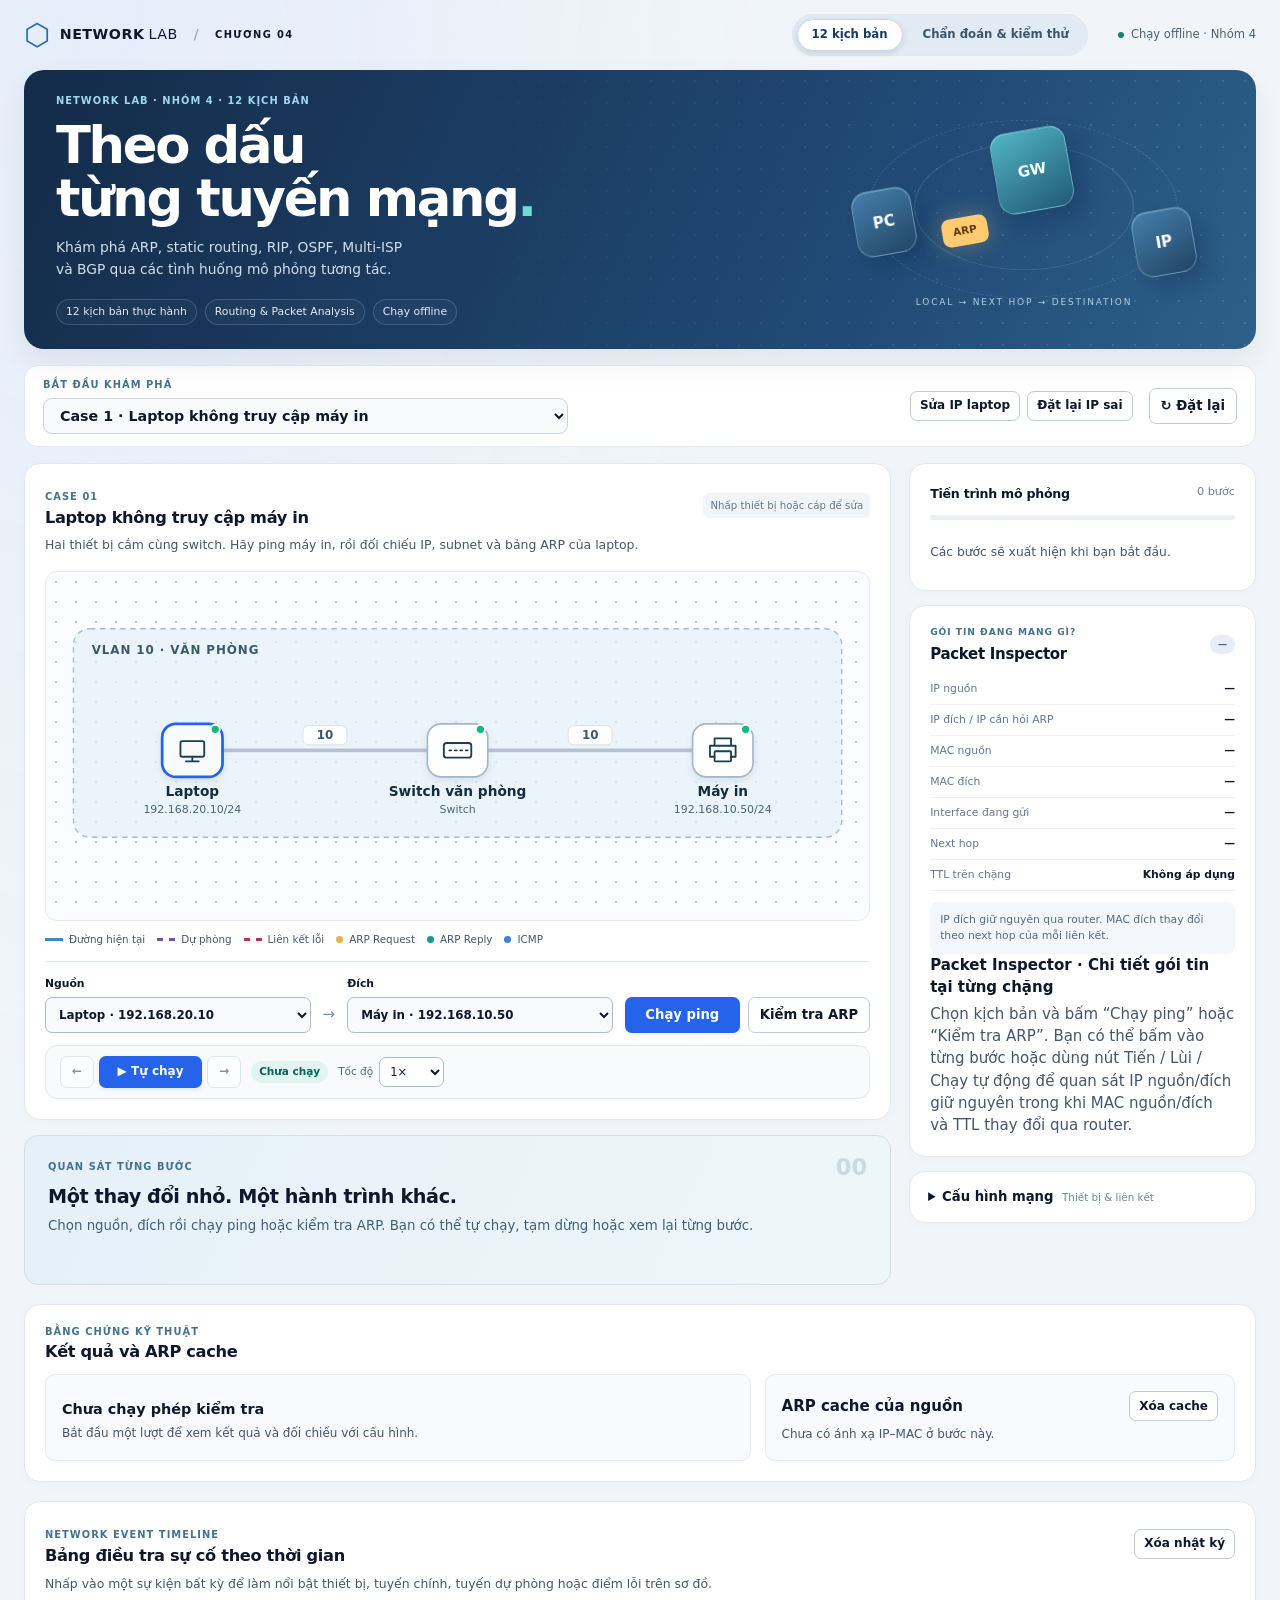
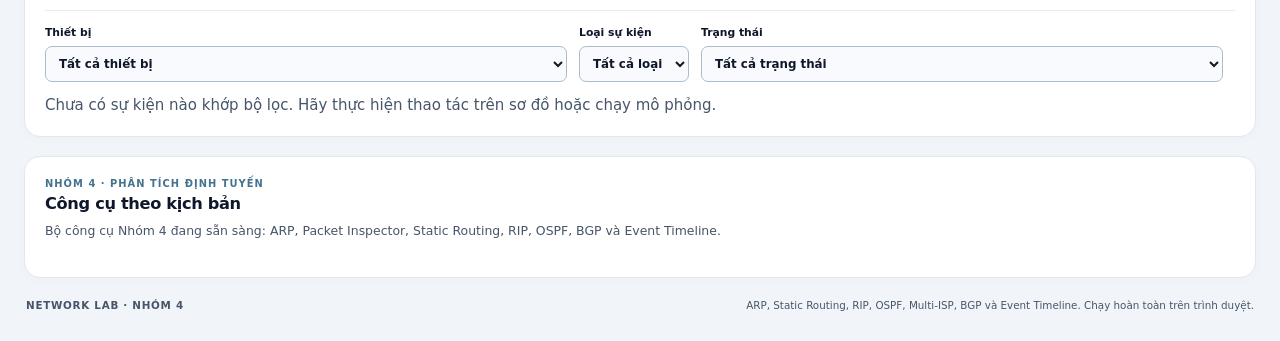
<file: index.html>
<!DOCTYPE html>
<html lang="vi">
<head>
<meta charset="utf-8">
<meta name="viewport" content="width=device-width, initial-scale=1">
<meta name="theme-color" content="#17365d">
<title>Network Lab · Nhóm 4 · 12 kịch bản định tuyến</title>
<link rel="stylesheet" href="style.css">
<script defer src="topology-data.js"></script>
<script defer src="group-data.js"></script>
<script defer src="case8-10-data.js"></script>
<script defer src="case-order.js"></script>
<script defer src="arp.js"></script>
<script defer src="route-data.js"></script>
<script defer src="route-lookup.js"></script>
<script defer src="routing.js"></script>
<script defer src="static-routing.js"></script>
<script defer src="ospf.js"></script>
<script defer src="topology.js"></script>
<script defer src="packet-inspector.js"></script>
<script defer src="packet-simulator.js"></script>
<script defer src="event-timeline.js"></script>
<script defer src="isp.js"></script>
<script defer src="bgp.js"></script>
<script defer src="baseline-comparison.js"></script>
<script defer src="group-features.js"></script>
</head>
<body>
<header class="topbar wrap">
  <a href="#main" class="brand"><span class="brand-icon" aria-hidden="true">⬡</span> NETWORK<span class="brand-light">LAB</span><span class="separator">/</span><span class="chapter">CHƯƠNG 04</span></a>
  <nav class="tab-nav" aria-label="Điều hướng chính"><a class="active" href="index.html">12 kịch bản</a><a href="diagnosis.html">Chẩn đoán &amp; kiểm thử</a></nav>
  <span class="offline"><i></i> Chạy offline · Nhóm 4</span>
</header>
<main class="wrap" id="main">
  <section class="hero">
    <div class="hero-copy">
      <p class="eyebrow">NETWORK LAB · NHÓM 4 · 12 KỊCH BẢN</p>
      <h1>Theo dấu<br>từng tuyến mạng<span>.</span></h1>
      <p>Khám phá ARP, static routing, RIP, OSPF, Multi-ISP<br>và BGP qua các tình huống mô phỏng tương tác.</p>
      <div class="hero-tags"><span>12 kịch bản thực hành</span><span>Routing &amp; Packet Analysis</span><span>Chạy offline</span></div>
    </div>
    <div class="hero-art" aria-hidden="true"><div class="orbit orbit-one"></div><div class="orbit orbit-two"></div><div class="hero-chip chip-source">PC</div><div class="hero-chip chip-gateway">GW</div><div class="hero-chip chip-dest">IP</div><div class="hero-packet">ARP</div><span class="hero-art-label">LOCAL → NEXT HOP → DESTINATION</span></div>
  </section>

  <section class="scenario-bar">
    <label class="scenario-picker"><span class="eyebrow">BẮT ĐẦU KHÁM PHÁ</span>
      <select id="scenario" aria-label="Kịch bản"></select>
    </label>
    <div id="preset" class="preset"></div>
    <button id="reset" class="secondary">↻ Đặt lại</button>
  </section>

  <div class="lab">
    <div class="main-column">
      <section class="panel map-panel" aria-labelledby="map-title">
        <div class="panel-head">
          <div><span class="eyebrow" id="case-number"></span><h2 id="map-title"></h2></div>
          <span class="map-hint">Nhấp thiết bị hoặc cáp để sửa</span>
        </div>
        <p class="case-desc" id="case-desc"></p>
        <div class="map-scroll"><svg id="map" viewBox="0 0 900 380" aria-label="Sơ đồ topology tương tác"></svg></div>
        <div class="legend" aria-label="Chú giải sơ đồ">
          <span><i class="line active"></i> Đường hiện tại</span><span><i class="line backup"></i> Dự phòng</span><span><i class="line down"></i> Liên kết lỗi</span>
          <span><i class="dot arp-dot"></i> ARP Request</span><span><i class="dot reply-dot"></i> ARP Reply</span><span><i class="dot ip-dot"></i> ICMP</span>
        </div>
        <div class="probe-controls">
          <label>Nguồn<select id="source" aria-label="Nguồn"></select></label>
          <span class="source-arrow" aria-hidden="true">→</span>
          <label>Đích<select id="target" aria-label="Đích"></select></label>
          <div class="actions"><button id="ping" class="primary">Chạy ping</button><button id="arp" class="secondary">Kiểm tra ARP</button></div>
        </div>
        <div class="playback-toolbar" aria-label="Điều khiển hoạt ảnh">
          <div class="play-buttons"><button id="prev" class="secondary" aria-label="Bước trước">←</button><button id="play" class="primary">▶ Tự chạy</button><button id="next" class="secondary" aria-label="Bước tiếp theo">→</button></div>
          <span id="step-counter" class="step-counter">Sẵn sàng</span>
          <label class="speed-control">Tốc độ<select id="speed" aria-label="Tốc độ"><option value="0.5">0.5×</option><option value="1" selected>1×</option><option value="2">2×</option></select></label>
        </div>
      </section>
      <section class="stage-card" aria-live="polite">
        <div class="stage-header"><span class="eyebrow" id="stage-kind">QUAN SÁT TỪNG BƯỚC</span><span id="stage-number"></span></div>
        <h2 id="stage-title">Một thay đổi nhỏ. Một hành trình khác.</h2>
        <p id="stage-note">Chọn nguồn, đích rồi chạy ping hoặc kiểm tra ARP. Bạn có thể tự chạy, tạm dừng hoặc xem lại từng bước.</p>
      </section>
    </div>

    <aside class="right-column">
      <section class="panel progress-panel" aria-labelledby="progress-title">
        <div class="panel-head"><h2 id="progress-title">Tiến trình mô phỏng</h2><span id="progress-count">0 bước</span></div>
        <div class="progress-track"><div id="progress-fill"></div></div>
        <div id="step-list" class="step-list"><p class="muted">Các bước sẽ xuất hiện khi bạn bắt đầu.</p></div>
      </section>
      <section class="panel packet-panel" aria-labelledby="packet-title">
        <div class="panel-head"><div><p class="eyebrow">GÓI TIN ĐANG MANG GÌ?</p><h2 id="packet-title">Packet Inspector</h2></div><span id="packet-badge" class="state neutral">Chưa chạy</span></div>
        <div id="packet-fields"></div><div id="packet-inspector"></div>
      </section>
      <details class="panel side" id="config-panel">
        <summary>Cấu hình mạng <span>Thiết bị &amp; liên kết</span></summary>
        <div id="inspector"></div>
        <details id="add-box"><summary>Thêm thiết bị</summary>
          <form id="add-device">
            <label>Tên thiết bị<input id="new-name" name="name" maxlength="28" required placeholder="Ví dụ: PC kho hàng"></label>
            <div class="two"><label>Loại thiết bị<select name="type"><option value="pc">PC</option><option value="switch">Switch</option><option value="router">Router</option><option value="server">Server</option></select></label><label>VLAN ban đầu<input name="vlan" type="number" min="1" max="4094" required></label></div>
            <button class="primary">Thêm vào sơ đồ</button>
          </form>
        </details>
        <details id="link-box"><summary>Nối hai cổng</summary>
          <form id="add-link"><label>Đầu A<select id="port-a" name="a" required></select></label><label>Đầu B<select id="port-b" name="b" required></select></label><button class="primary">Tạo liên kết</button></form>
        </details>
      </details>
    </aside>
  </div>

  <section class="panel checks" aria-labelledby="probe-title">
    <div class="panel-head"><div><p class="eyebrow">BẰNG CHỨNG KỸ THUẬT</p><h2 id="probe-title">Kết quả và ARP cache</h2></div></div>
    <div class="check-grid">
      <div class="result" id="result" aria-live="polite"></div>
      <div class="cache"><div class="cache-head"><h3>ARP cache của nguồn</h3><button id="clear-cache" class="small secondary">Xóa cache</button></div><div id="cache"></div></div>
    </div>
  </section>
  <p id="notice" class="notice" role="status" hidden></p>
  <footer><span>NETWORK LAB · NHÓM 4</span><span>ARP, Static Routing, RIP, OSPF, Multi-ISP, BGP và Event Timeline. Chạy hoàn toàn trên trình duyệt.</span></footer>
</main>
</body>
</html>
</file>
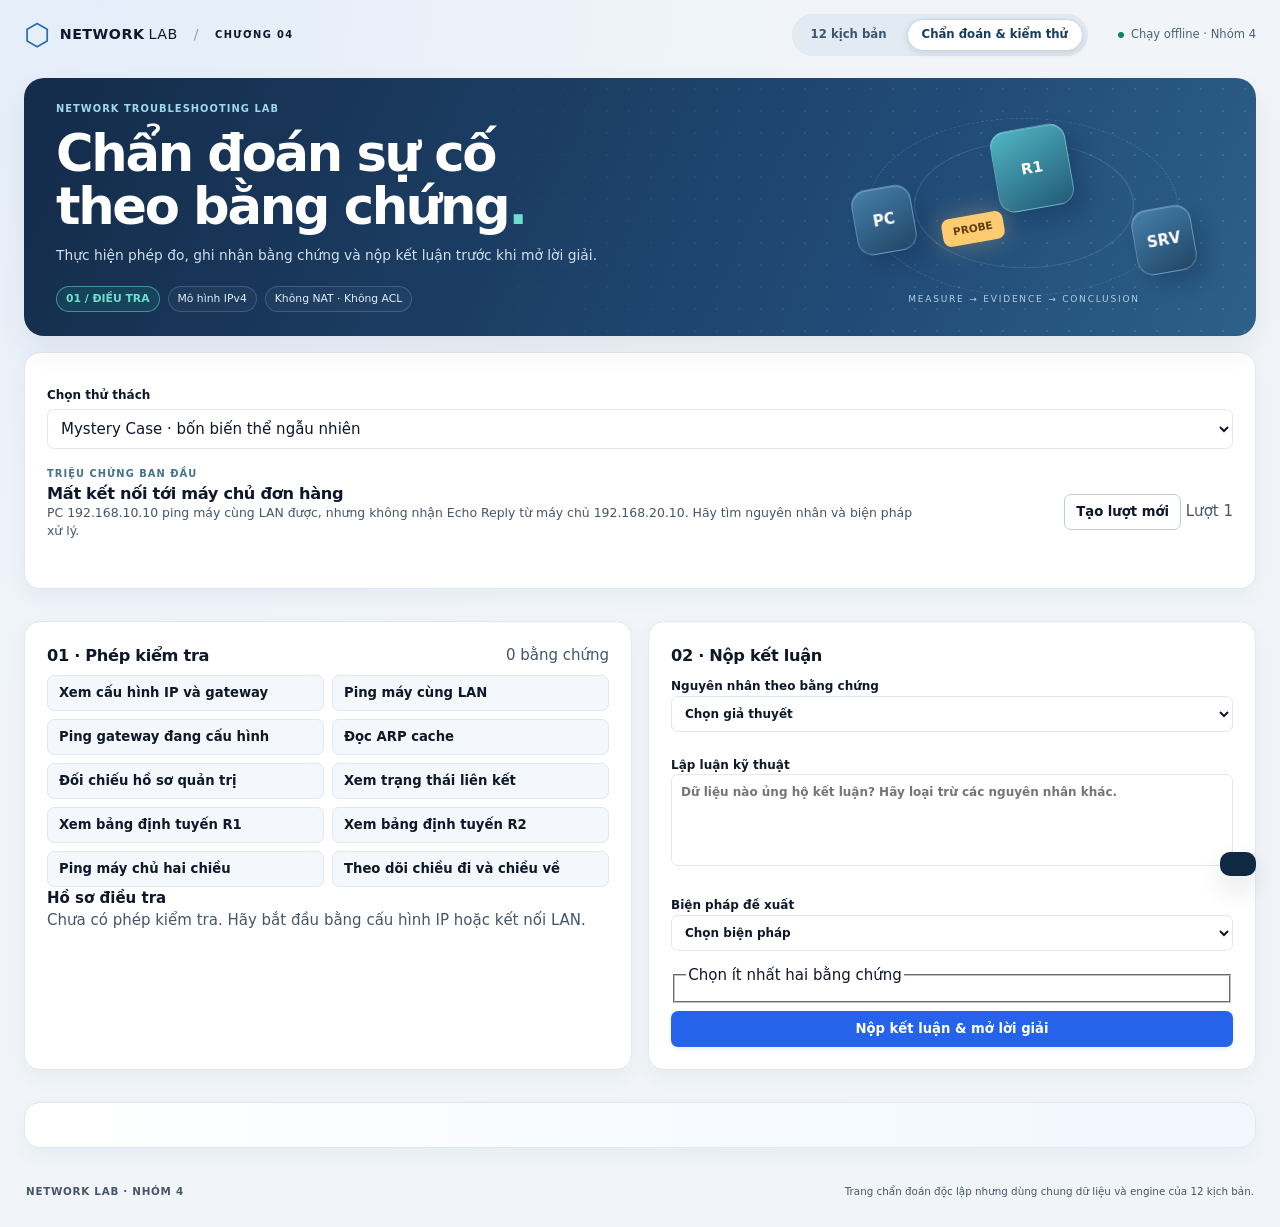
<file: diagnosis.html>
<!DOCTYPE html>
<html lang="vi">
<head>
  <meta charset="utf-8">
  <meta name="viewport" content="width=device-width, initial-scale=1">
  <title>Network Lab · Nhóm 4 · Chẩn đoán &amp; kiểm thử</title>
  <link rel="stylesheet" href="style.css">
  
  <style>
    .diagnosis { padding-top: 8px; }
    .diag-card, .network {
      background: #fff;
      border: 1px solid var(--line);
      border-radius: 16px;
      padding: 22px;
      margin: 16px 0;
      box-shadow: 0 8px 20px #244b7c0d;
    }

    /* 1. Animation cho gói tin trên Banner và Nút trạng thái #phase */
    #phase {
      background: #16847a38;
      border-color: #6cdfcf80;
      color: #6cdfcf;
      font-weight: 800;
    }
    .orbit-one { animation: orbit-pulse 6s ease-in-out infinite; }
    @keyframes orbit-pulse {
      50% { border-color: #6cdfcf66; box-shadow: 0 0 18px #6cdfcf1a; }
    }

    /* 2. Animation tín hiệu chạy dọc theo thanh sơ đồ PC ── LAN ── R1 ── WAN ── R2 ── SERVER */
    .network {
      display: flex;
      align-items: center;
      justify-content: space-between;
      text-align: center;
      background: linear-gradient(90deg, #ffffff 0%, #f0f7ff 50%, #ffffff 100%);
      background-size: 200% 100%;
      animation: bg-shimmer 6s linear infinite;
      font-weight: 800;
    }
    .network span {
      background: #f8fafd;
      border: 1px solid #d5e2ef;
      padding: 8px 16px;
      border-radius: 12px;
      box-shadow: 0 3px 6px #142c3d08;
      transition: transform 0.25s ease, border-color 0.25s ease;
    }
    .network span:hover {
      transform: translateY(-3px);
      border-color: #276bae;
    }
    .network i {
      font-style: normal;
      color: #276bae;
      position: relative;
      padding-bottom: 6px;
    }
    /* Hạt xung tín hiệu chạy qua lại trên đường dây LAN / WAN */
    .network i::after {
      content: "";
      position: absolute;
      bottom: 0;
      left: 0;
      width: 100%;
      height: 3px;
      border-radius: 99px;
      background: linear-gradient(90deg, transparent, #276bae, #0c9e8b, transparent);
      background-size: 200% 100%;
      animation: packet-stream 2.2s linear infinite;
    }
    @keyframes packet-stream {
      0% { background-position: 200% 0; }
      100% { background-position: -200% 0; }
    }
    @keyframes bg-shimmer {
      0% { background-position: 200% 0; }
      100% { background-position: -200% 0; }
    }

    /* 3. Animation cho các nút Phép kiểm tra và Hồ sơ điều tra */
    .diag-grid { display: grid; grid-template-columns: 1fr 1fr; gap: 16px; }
    .test-grid { display: grid; grid-template-columns: 1fr 1fr; gap: 8px; }
    .test-grid button {
      background: #f4f8fc;
      color: var(--ink);
      border-color: var(--line);
      text-align: left;
      transition: transform 0.18s ease, background-color 0.18s ease, box-shadow 0.18s ease, border-color 0.18s ease;
    }
    .test-grid button:hover {
      background: #e3f0fb;
      border-color: #92bce0;
      transform: translateY(-2px);
      box-shadow: 0 4px 10px rgba(36, 103, 173, 0.12);
    }

    /* Animation trượt nhẹ khi mở từng bằng chứng trong Hồ sơ điều tra */
    .diag-card details {
      border: 1px solid var(--line);
      border-radius: 9px;
      margin: 8px 0;
      transition: border-color 0.2s ease, box-shadow 0.2s ease;
      animation: slide-fade-in 0.3s ease-out;
    }
    .diag-card details[open] {
      border-color: #276bae;
      box-shadow: 0 4px 12px rgba(36, 103, 173, 0.08);
    }
    @keyframes slide-fade-in {
      from { opacity: 0; transform: translateY(6px); }
      to { opacity: 1; transform: translateY(0); }
    }

    .diag-card label { display: block; font-weight: 800; font-size: .8rem; margin: 12px 0 5px; }
    .diag-card select, .diag-card textarea { width: 100%; padding: 9px; border: 1px solid var(--line); border-radius: 7px; font: inherit; }
    .diag-card textarea { min-height: 92px; }
    .diag-card summary { padding: 9px 12px; font-weight: 800; cursor: pointer; }
    .diag-card pre { white-space: pre-wrap; overflow: auto; padding: 10px; background: #f4f8fc; border-radius: 6px; margin: 0 10px 10px; }
    #evidence label { font-weight: 500; display: block; margin: 6px 0; }
    #result { border-top: 2px solid var(--teal); margin-top: 16px; padding-top: 16px; animation: slide-fade-in 0.35s ease-out; }

    @media (max-width: 780px) {
      .diag-grid, .test-grid { grid-template-columns: 1fr; }
      .network { overflow: auto; justify-content: flex-start; gap: 16px; }
      .network span { min-width: 90px; }
      .network i { min-width: 65px; }
    }
  </style>

  <script defer src="topology-data.js"></script>
  <script defer src="group-data.js"></script>
  <script defer src="case8-10-data.js"></script>
  <script defer src="case-order.js"></script>
  <script defer src="route-data.js"></script>
  <script defer src="route-lookup.js"></script>
  <script defer src="routing.js"></script>
  <script defer src="static-routing.js"></script>
  <script defer src="ospf.js"></script>
  <script defer src="isp.js"></script>
  <script defer src="bgp.js"></script>
  <script defer src="mystery-case.js"></script>
  <script defer src="troubleshooting.js"></script>
  <script defer src="scenario-adapters.js"></script>
  <script defer src="app.js"></script>
</head>

<body>
  <header class="topbar wrap">
    <a href="index.html" class="brand">
      <span class="brand-icon">⬡</span> NETWORK<span class="brand-light">LAB</span><span class="separator">/</span><span class="chapter">CHƯƠNG 04</span>
    </a>
    <nav class="tab-nav" aria-label="Điều hướng chính">
      <a href="index.html">12 kịch bản</a>
      <a class="active" href="diagnosis.html">Chẩn đoán &amp; kiểm thử</a>
    </nav>
    <span class="offline"><i></i> Chạy offline · Nhóm 4</span>
  </header>

  <main class="wrap diagnosis">
    <section class="hero">
      <div class="hero-copy">
        <p class="eyebrow">NETWORK TROUBLESHOOTING LAB</p>
        <h1>Chẩn đoán sự cố<br>theo bằng chứng<span>.</span></h1>
        <p>Thực hiện phép đo, ghi nhận bằng chứng và nộp kết luận trước khi mở lời giải.</p>
        <div class="hero-tags">
          <span id="phase">01 / ĐIỀU TRA</span>
          <span>Mô hình IPv4</span>
          <span>Không NAT · Không ACL</span>
        </div>
      </div>
      <div class="hero-art" aria-hidden="true">
        <div class="orbit orbit-one"></div>
        <div class="orbit orbit-two"></div>
        <div class="hero-chip chip-source">PC</div>
        <div class="hero-chip chip-gateway">R1</div>
        <div class="hero-chip chip-dest">SRV</div>
        <div class="hero-packet">PROBE</div>
        <span class="hero-art-label">MEASURE → EVIDENCE → CONCLUSION</span>
      </div>
    </section>

    <section class="diag-card">
      <label for="scenario">Chọn thử thách</label>
      <select id="scenario">
        <option value="mystery">Mystery Case · bốn biến thể ngẫu nhiên</option>
        <option value="case1">Case 1 · Laptop và máy in</option>
        <option value="case3">Case 3 · VLAN khách</option>
        <option value="case5">Case 5 · Longest Prefix Match</option>
        <option value="case6">Case 6 · Tuyến chiều về</option>
        <option value="case7">Case 7 · Vòng lặp và TTL</option>
        <option value="case8">Case 8 · Static dự phòng</option>
        <option value="case9">Case 9 · Hop count RIP</option>
        <option value="case10">Case 10 · Cost OSPF</option>
        <option value="case11">Case 11 · Dự phòng ISP</option>
        <option value="case12">Case 12 · Chính sách BGP</option>
      </select>
      <div class="panel-head" style="margin-top:18px">
        <div>
          <p class="eyebrow">TRIỆU CHỨNG BAN ĐẦU</p>
          <h2 id="title"></h2>
          <p id="symptom" class="case-desc"></p>
        </div>
        <div>
          <button id="new" class="secondary">Tạo lượt mới</button>
          <span id="round" class="muted"></span>
        </div>
      </div>
    </section>

    <div class="diag-grid">
      <section class="diag-card">
        <div class="panel-head">
          <h2>01 · Phép kiểm tra</h2>
          <span id="count" class="muted">0 bằng chứng</span>
        </div>
        <div id="tests" class="test-grid"></div>
        <h3>Hồ sơ điều tra</h3>
        <p id="empty" class="muted">Chưa có phép kiểm tra. Hãy bắt đầu bằng cấu hình IP hoặc kết nối LAN.</p>
        <div id="history"></div>
      </section>

      <section class="diag-card">
        <h2>02 · Nộp kết luận</h2>
        <form id="diagnosis">
          <label>Nguyên nhân theo bằng chứng
            <select id="cause" required>
              <option value="">Chọn giả thuyết</option>
              <option value="wrong-gateway">Sai default gateway</option>
              <option value="mac-change">ARP cache cũ sau thay gateway</option>
              <option value="missing-return">Thiếu tuyến về</option>
              <option value="link-down">Mất liên kết R1–R2</option>
              <option value="wrong-subnet">Sai subnet</option>
              <option value="vlan-policy">Chính sách VLAN</option>
              <option value="longest-prefix">Longest Prefix Match</option>
              <option value="routing-loop">Vòng lặp định tuyến</option>
              <option value="main-down">Tuyến chính bị ngắt</option>
              <option value="hop-metric">Ưu tiên hop count</option>
              <option value="cost-change">Cost thay đổi</option>
              <option value="isp-down">Tuyến ISP bị ngắt</option>
              <option value="local-pref">Local Preference cao hơn</option>
            </select>
          </label>
          <label>Lập luận kỹ thuật
            <textarea id="hypothesis" required placeholder="Dữ liệu nào ủng hộ kết luận? Hãy loại trừ các nguyên nhân khác."></textarea>
          </label>
          <label>Biện pháp đề xuất
            <select id="remedy" required>
              <option value="">Chọn biện pháp</option>
              <option value="set-gateway">Sửa default gateway</option>
              <option value="verify-mac">Xác minh MAC và làm mới ARP cache</option>
              <option value="add-return-route">Bổ sung tuyến về</option>
              <option value="restore-link">Khôi phục liên kết</option>
              <option value="fix-subnet">Sửa subnet</option>
              <option value="allow-policy">Cho phép policy</option>
              <option value="keep-lpm">Giữ quy tắc LPM</option>
              <option value="fix-loop">Sửa next hop</option>
              <option value="enable-backup">Bật tuyến dự phòng</option>
              <option value="keep-hop">Giữ metric RIP</option>
              <option value="restore-cost">Khôi phục cost</option>
              <option value="restore-isp">Khôi phục ISP chính</option>
              <option value="keep-policy">Giữ chính sách BGP</option>
            </select>
          </label>
          <fieldset>
            <legend>Chọn ít nhất hai bằng chứng</legend>
            <div id="evidence"></div>
          </fieldset>
          <p id="message" class="notice"></p>
          <button type="submit" class="primary">Nộp kết luận &amp; mở lời giải</button>
        </form>
        <div id="result" hidden>
          <p class="eyebrow">ĐÁNH GIÁ THEO BẰNG CHỨNG</p>
          <h2 id="score"></h2>
          <p id="feedback"></p>
          <h3>Giải thích</h3>
          <p id="solution"></p>
          <p id="caution" class="case-desc"></p>
          <button id="repair" class="secondary">Thử biện pháp đã đề xuất</button>
          <pre id="retest"></pre>
          <button id="export" class="secondary">Tải biên bản</button>
        </div>
      </section>
    </div>
    
    <div class="network" hidden></div>
    
    <footer>
      <span>NETWORK LAB · NHÓM 4</span>
      <span>Trang chẩn đoán độc lập nhưng dùng chung dữ liệu và engine của 12 kịch bản.</span>
    </footer>
  </main>
  
  <iframe id="tv1-engine" title="Engine mô phỏng" src="index.html" hidden></iframe>
</body>
</html>
</file>
<file: style.css>
:root {
  color-scheme: light;
  --ink: #142c3d;
  --muted: #4d6677;
  --paper: #f3f6f9;
  --line: #dce5eb;
  --navy: #13283a;
  --teal: #087369;
  --teal-dark: #04594f;
  --soft-teal: #e1f4ef;
  --rose: #a62638;
  --soft-rose: #fcebf0;
  font: 15px/1.48 system-ui, -apple-system, BlinkMacSystemFont, "Segoe UI", sans-serif;
  color: var(--ink);
  background: var(--paper);
}
* { box-sizing: border-box; }
body { margin: 0; }
.wrap { width: min(1330px, 100% - 48px); margin-inline: auto; }
.masthead { background: var(--navy); color: white; }
.mast-inner { display: flex; align-items: center; justify-content: space-between; min-height: 60px; gap: 12px; }
.brand { display: flex; align-items: center; gap: 11px; font-size: .79rem; font-weight: 760; letter-spacing: .07em; }
.brand-icon { font-size: 1.65rem; line-height: 1; color: #7cddcd; }
.separator { color: #89a1b1; }
.pill { border-radius: 999px; padding: 5px 11px; background: #274456; color: #dff7f3; font-size: .82rem; white-space: nowrap; }
.intro { display: flex; justify-content: space-between; gap: 24px; align-items: end; padding-block: 28px 22px; }
h1,h2,h3,p { margin: 0; }
h1 { font-size: clamp(2rem, 4vw, 3.2rem); line-height: 1.12; font-weight: 790; letter-spacing: -.045em; margin: 6px 0 8px; }
h2 { font-size: 1.28rem; line-height: 1.22; margin-top: 2px; letter-spacing: -.018em; }
h3 { font-size: 1rem; }
.intro p:not(.eyebrow), .muted, .case-desc { color: var(--muted); }
.eyebrow { font-size: .73rem; font-weight: 800; letter-spacing: .105em; color: #076b61; }
.scenario-picker { min-width: min(280px, 100%); }
.lab { display: grid; grid-template-columns: minmax(0, 2.9fr) minmax(255px, 1fr); gap: 16px; align-items: start; }
.panel { background: white; border: 1px solid var(--line); border-radius: 15px; box-shadow: 0 2px 4px #142c3d07; padding: 18px; }
.panel-head { display: flex; align-items: center; justify-content: space-between; gap: 12px; margin-bottom: 9px; }
.case-desc { font-size: .9rem; margin-bottom: 12px; }
.map-scroll { overflow: auto; border: 1px solid var(--line); border-radius: 12px; background: radial-gradient(circle, #cbd9e2 1px, transparent 1px) 0 0 / 19px 19px #f7fbfd; }
#map { display: block; width: 100%; min-width: 585px; height: auto; }
.legend { display: flex; flex-wrap: wrap; gap: 9px 16px; padding-top: 12px; color: var(--muted); font-size: .81rem; }
.legend span { display: inline-flex; gap: 6px; align-items: center; }
.line { width: 18px; border-bottom: 3px solid #6d8597; }
.line.down { border-bottom-color: #ba3447; border-bottom-style: dashed; }
.line.active { border-bottom-color: #07907d; }
.line.backup { border-bottom-color: #6f53b2; border-bottom-style: dashed; }
.zone { pointer-events: none; stroke-width: 1.5; stroke-dasharray: 6 5; }
.zone-guest { fill: #fcf4e6ad; stroke: #c9a774; }
.zone-office { fill: #e7f4f2b3; stroke: #96bdb9; }
.zone-text { font-size: 13px; font-weight: 780; letter-spacing: 1px; fill: #3b5a6c; }
.wire, .node { cursor: pointer; outline: none; }
.wire-hit { stroke: transparent; stroke-width: 26; }
.wire-line { stroke: #7891a1; stroke-width: 3.4; stroke-linecap: round; pointer-events: none; }
.wire.down .wire-line { stroke: #ba3447; stroke-dasharray: 8 6; }
.wire.active .wire-line { stroke: #078572; stroke-width: 6; }
.wire.backup .wire-line { stroke: #6f53b2; stroke-dasharray: 6 6; }
.wire-tag { fill: white; stroke: #afc1cb; }
.wire-text { font-size: 13px; font-weight: 700; fill: #3a5768; text-anchor: middle; }
.wire.down .wire-text { fill: #a62638; }
.wire:hover .wire-tag, .wire:focus-visible .wire-tag, .wire.selected .wire-tag { stroke: #087369; stroke-width: 2.7; }
.node-box { fill: white; stroke: #a6b9c6; stroke-width: 2; }
.node:hover .node-box, .node:focus-visible .node-box, .node.selected .node-box { stroke: #087369; stroke-width: 3.5; }
.node.fault .node-box { stroke: #b82c40; stroke-width: 3.5; }
.node-name, .node-meta { text-anchor: middle; pointer-events: none; fill: #142c3d; }
.node-name { font-size: 15px; font-weight: 740; }
.node-meta { font-size: 12px; fill: #4c6476; }
.node-dot { stroke: white; stroke-width: 2; }
.node-dot.online { fill: #087369; }
.node-dot.offline { fill: #ba3447; }
.icon { stroke: #183f55; stroke-width: 2; stroke-linecap: round; stroke-linejoin: round; fill: none; }
label { display: grid; gap: 5px; font-size: .85rem; font-weight: 700; }
input, select, button { font: inherit; }
input, select { min-width: 0; width: 100%; color: var(--ink); background: white; border: 1px solid #aabdc9; border-radius: 7px; min-height: 36px; padding: 6px 9px; font-size: .89rem; }
button { cursor: pointer; border: 1px solid transparent; border-radius: 7px; min-height: 36px; font-size: .88rem; font-weight: 720; padding: 6px 11px; }
button:disabled { opacity: .48; cursor: not-allowed; }
:where(button,input,select,summary):focus-visible { outline: 3px solid #2c96c7; outline-offset: 2px; }
.primary { background: var(--teal); color: white; }
.primary:hover:not(:disabled) { background: var(--teal-dark); }
.secondary { background: white; color: var(--ink); border-color: #bdcdd6; }
.secondary:hover:not(:disabled) { background: #ecf4f6; }
.small { font-size: .8rem; min-height: 30px; padding: 3px 9px; }
.text-danger { display: inline-block; background: none; color: var(--rose); padding-inline: 0; }
.text-danger:hover { text-decoration: underline; }
form { display: grid; gap: 8px; }
.two { display: grid; grid-template-columns: 1fr 1fr; gap: 8px; }
.object-title { display: flex; align-items: center; gap: 8px; justify-content: space-between; margin-top: 13px; }
.port-desc { font-size: .82rem; color: var(--muted); margin: 4px 0 10px; }
.state { padding: 3px 8px; font-size: .7rem; border-radius: 999px; font-weight: 800; display: inline-block; white-space: nowrap; }
.state.yes { background: var(--soft-teal); color: #056558; }
.state.no { background: var(--soft-rose); color: #922439; }
.ports { max-height: 185px; overflow: auto; margin-bottom: 8px; }
.port-row { display: grid; grid-template-columns: 1fr auto; gap: 2px 5px; padding: 6px 7px; border-bottom: 1px solid var(--line); font-size: .82rem; color: var(--muted); }
.port-row b { color: var(--ink); }
.port-row span { color: var(--muted); }
.port-row .address { grid-column: 1 / -1; font-size: .79rem; overflow-wrap: anywhere; }
details { border-top: 1px solid var(--line); padding: 8px 0; }
details:last-child { padding-bottom: 0; }
summary { cursor: pointer; font-weight: 700; font-size: .89rem; }
details[open] > form { margin-top: 9px; }
.route-editor { margin-top: 8px; padding: 9px; border: 1px solid var(--line); border-radius: 9px; background: #f8fbfc; }
.route-editor > summary { color: var(--ink); }
.route-editor > .muted { font-size: .8rem; line-height: 1.45; margin: 8px 0; }
.route-list { display: grid; gap: 6px; margin: 8px 0 10px; }
.route-row { display: flex; align-items: center; justify-content: space-between; gap: 8px; padding: 7px 8px; border: 1px solid var(--line); border-radius: 7px; background: white; }
.route-row small { display: block; margin-top: 2px; color: var(--muted); font-size: .76rem; }
.empty-route { color: var(--muted); font-size: .82rem; margin: 8px 0; }
.error-note { color: var(--rose); margin-bottom: 7px; font-size: .84rem; }
.checks { margin-top: 16px; }
.preset { display: flex; flex-wrap: wrap; gap: 8px; align-items: center; margin: 12px 0; color: var(--muted); font-size: .84rem; }
.probe-controls { display: grid; grid-template-columns: 1fr 1fr auto; align-items: end; gap: 9px; }
.actions { display: flex; gap: 8px; flex-wrap: wrap; }
.check-grid { display: grid; grid-template-columns: minmax(0, 1.7fr) minmax(240px, 1fr); gap: 14px; margin-top: 14px; }
.result, .cache { border: 1px solid var(--line); border-radius: 10px; background: #f9fbfc; padding: 12px; }
.result h3 { margin: 4px 0; }
.result .muted, .cache .muted { font-size: .87rem; }
.steps { padding-left: 23px; margin: 7px 0 0; font-size: .9rem; }
.steps li + li { margin-top: 6px; }
.steps li span { color: var(--muted); display: block; }
.cache-head { display: flex; justify-content: space-between; align-items: center; gap: 6px; margin-bottom: 5px; }
table { border-collapse: collapse; font-size: .83rem; width: 100%; text-align: left; }
th,td { padding: 5px; border-bottom: 1px solid var(--line); overflow-wrap: anywhere; }
.notice { position: fixed; z-index: 4; bottom: 12px; right: 12px; background: var(--navy); color: white; padding: 9px 13px; border-radius: 7px; box-shadow: 0 2px 14px #142c3d20; max-width: calc(100% - 24px); }
.notice.error { background: #922439; }
footer { font-size: .82rem; color: var(--muted); padding-block: 16px; }
@media (max-width: 850px) {
  .wrap { width: min(100% - 24px, 1330px); }
  .lab, .check-grid { grid-template-columns: 1fr; }
  .probe-controls { grid-template-columns: 1fr 1fr; }
  .actions { grid-column: 1 / -1; }
}
@media (max-width: 520px) {
  .intro { flex-direction: column; align-items: stretch; gap: 12px; padding-block: 20px 14px; }
  .panel { padding: 12px; }
  .brand { gap: 5px; font-size: .68rem; }
  .probe-controls { grid-template-columns: 1fr; }
}

/* Playback interface */
:root { --ink:#17304c; --muted:#52657c; --navy:#183653; --teal:#2467ad; --teal-dark:#184f8c; --paper:#f1f5fa; --line:#dde5ef; }
html { scroll-behavior:smooth; }
body { background:radial-gradient(ellipse at 8% 0%,#e4edf9 0,transparent 44%),var(--paper); }
.wrap { width:min(1400px,100% - 48px); }
.topbar { min-height:70px; display:flex; align-items:center; justify-content:space-between; gap:16px; }
.brand { color:var(--ink); text-decoration:none; font-size:.95rem; letter-spacing:.035em; gap:4px; font-weight:850; }
.brand-icon { color:#276bae; font-size:2rem; margin-right:5px; }
.brand-light { font-weight:450; }
.brand .separator { margin-inline:12px; font-weight:400; }
.chapter { font-size:.66rem; font-weight:700; letter-spacing:.14em; }
.offline { color:#4a6279; font-size:.77rem; display:flex; align-items:center; gap:7px; }
.offline i { width:6px; height:6px; border-radius:50%; background:#108370; }
.hero { display:flex; align-items:center; justify-content:space-between; position:relative; overflow:hidden; isolation:isolate; background:linear-gradient(115deg,#142b49 0%,#214b77 70%,#2d6089 100%); color:white; padding:32px 38px; border-radius:22px; box-shadow:0 14px 30px #16314c12; }
.hero::after { content:""; position:absolute; inset:0; background-image:radial-gradient(#a8cef330 .8px,transparent .8px); background-size:22px 22px; mask-image:linear-gradient(90deg,transparent 30%,black); z-index:-1; }
.hero .eyebrow { color:#9fd8ec; }
.hero h1 { font-size:clamp(2.2rem,4vw,3.65rem); letter-spacing:-.045em; margin:10px 0 12px; line-height:1.04; }
.hero h1 span { color:#6cdfcf; }
.hero p:not(.eyebrow) { color:#d1e0ee; line-height:1.55; font-size:.92rem; }
.hero-tags { display:flex; gap:8px; flex-wrap:wrap; margin-top:19px; }
.hero-tags span { border:1px solid #b4d6ee35; padding:4px 9px; border-radius:999px; font-size:.72rem; color:#e2edf8; background:#b4d6ee09; }
.hero-art { position:relative; width:340px; height:200px; margin-right:30px; flex-shrink:0; }
.orbit { position:absolute; border:1px solid #9dc5e449; width:220px; height:220px; top:-12px; left:60px; border-radius:50%; transform:rotateX(55deg) rotateZ(-25deg); }
.orbit-two { width:310px; height:310px; top:-55px; left:14px; border-style:dashed; transform:rotateX(55deg) rotateZ(25deg); }
.hero-chip { position:absolute; width:60px; height:66px; display:grid; place-items:center; border:1px solid #a6d5ef64; border-radius:16px; font-size:1rem; font-weight:800; background:linear-gradient(155deg,#467fac,#214565); box-shadow:9px 12px 20px #0f2a4b50,inset 0 1px 0 #bbdfed55; transform:rotate(-10deg); }
.chip-source { top:80px; left:0; }.chip-gateway { top:20px; left:140px; width:76px; height:82px; background:linear-gradient(155deg,#50b5c1,#225a78); }.chip-dest { top:100px; right:0; }
.hero-packet { position:absolute; background:#ffcb70; color:#5d3d13; padding:6px 11px; border-radius:8px; left:88px; top:108px; font-size:.7rem; font-weight:850; transform:rotate(-10deg); box-shadow:0 0 24px #ffcb7050; animation:hero-float 4s ease-in-out infinite; }
.hero-art-label { position:absolute; bottom:0; width:100%; font-size:.6rem; letter-spacing:.2em; color:#b1cfdf; text-align:center; }
@keyframes hero-float { 50% { transform:translate(12px,-12px) rotate(-10deg); } }
.scenario-bar { margin:20px 0; display:flex; gap:16px; align-items:center; padding:16px 20px; border:1px solid var(--line); background:#ffffffc9; border-radius:14px; }
.scenario-picker { min-width:310px; max-width:44%; gap:5px; }
.scenario-picker select { border:0; background:transparent; padding:2px 20px 2px 0; font-weight:750; min-height:28px; font-size:.95rem; }
.eyebrow { font-size:.66rem; color:#43738e; }
.preset { margin:0; margin-left:auto; gap:7px; }
.preset>span { display:none; }
.panel { border-radius:16px; box-shadow:0 3px 12px #18365005; padding:20px; }
.panel-head { margin-bottom:9px; }
h2 { font-size:1.08rem; letter-spacing:-.02em; }
.case-desc { font-size:.83rem; max-width:96%; line-height:1.5; margin-bottom:16px; }
.lab { grid-template-columns:minmax(0,2.5fr) minmax(300px,1fr); gap:18px; }
.main-column,.right-column { min-width:0; }
.right-column { display:grid; gap:14px; }
.map-hint { font-size:.68rem; color:#64768a; padding:5px 7px; border-radius:6px; background:#f1f5fa; white-space:nowrap; }
.map-scroll { background:radial-gradient(circle,#b4c6db 1px,transparent 1px) 0 0/20px 20px #fafcff; border-color:#e3eaf2; }
#map { min-width:650px; }
.zone-guest { fill:#fcf1dbbf; stroke:#c5aa76; }.zone-office { fill:#e7f2f8bb; stroke:#a6bccf; }
.wire-line { stroke:#b5c3d1; stroke-width:4; }
.wire.active .wire-line { stroke:#398bba; stroke-width:5; filter:drop-shadow(0 0 2px #4296ba30); }
.wire.backup .wire-line { stroke:#8b6bc0; }
.node-box { fill:#fff; stroke:#a3b7ca; stroke-width:1.8; filter:drop-shadow(0 4px 4px #28436218); }
.node.selected .node-box { stroke:#2f6da2; stroke-width:3; }
.node.focused .node-box { fill:#f0f8ff; stroke:#2b81b5; stroke-width:3; }
.node.fault .node-box { fill:#fff2f3; stroke:#bd4259; }
.node.focused .icon { stroke:#24689f; }
.node.fault .icon { stroke:#ad2d43; }
.node-name { font-size:15px; }.node-meta { font-size:12px; }
.wire-tag { stroke:#d5dfe9; fill:#fff; }
.legend { font-size:.69rem; gap:7px 12px; padding-top:11px; }
.line.active { border-color:#398bba; }
.dot { width:7px; height:7px; border-radius:50%; display:inline-block; }
.arp-dot { background:#eab04b; }.reply-dot { background:#0c9e8b; }.ip-dot { background:#3a83da; }
.packet-token { color:#3f82d9; }
.packet-token rect { fill:currentColor; stroke:white; stroke-width:2; filter:drop-shadow(0 2px 5px #14395540); }
.packet-token text { fill:white; font-size:10px; font-weight:850; text-anchor:middle; letter-spacing:.3px; }
.packet-token .packet-halo { fill:currentColor; opacity:.12; }
.packet-token.arp-request { color:#dfa139; }.packet-token.arp-request text { fill:#3e2d12; }
.packet-token.arp-reply { color:#079c87; }.packet-token.icmp-reply { color:#8a62bd; }
.probe-controls { grid-template-columns:1fr 16px 1fr; gap:8px; margin-top:17px; border-top:1px solid #e5ebf3; padding-top:15px; }
.probe-controls label { font-size:.72rem; }
.probe-controls select { background:#f8fafd; font-size:.79rem; }
.probe-controls .actions { grid-column:1/-1; margin-top:2px; }
.probe-controls .primary { min-width:115px; }
.source-arrow { align-self:end; margin-bottom:8px; color:#7a90a7; }
.playback-toolbar { display:flex; align-items:center; gap:10px; background:#f4f7fc; padding:10px; margin:15px -6px -6px; border:1px solid #e3eaf2; border-radius:10px; }
.play-buttons { display:flex; gap:5px; }
.play-buttons button { min-height:32px; font-size:.8rem; }
#play { min-width:103px; }
.step-counter { font-size:.75rem; color:#536f88; margin:auto; white-space:nowrap; }
.speed-control { display:flex; align-items:center; gap:6px; font-size:.7rem; font-weight:500; color:#52657c; }
.speed-control select { width:65px; min-height:30px; font-size:.76rem; padding:3px 6px; }
.stage-card { border-radius:14px; border:1px solid #cfdfed; background:linear-gradient(115deg,#e6f0f9,#edf6f8); padding:20px 23px; margin-top:15px; min-height:150px; }
.stage-header { display:flex; justify-content:space-between; align-items:center; margin-bottom:7px; }
#stage-number { font-size:1.5rem; color:#829eb452; font-weight:850; line-height:1; }
.stage-card h2 { font-size:1.28rem; margin-bottom:7px; }
.stage-card>p { color:#425f78; font-size:.89rem; max-width:95%; }
.stage-error { background:linear-gradient(115deg,#f9eaed,#fcf5f1); border-color:#ebd5dd; }
.stage-error h2,.stage-error .eyebrow { color:#9d3650; }
.progress-panel .panel-head h2 { font-size:.84rem; }
#progress-count { font-size:.75rem; color:#678198; }
.progress-track { height:5px; border-radius:9px; background:#eaf0f6; overflow:hidden; margin:14px 0; }
#progress-fill { height:100%; background:linear-gradient(90deg,#2f6faa,#35a7a8); width:0; border-radius:9px; transition:width .3s; }
.step-list { max-height:225px; overflow:auto; display:grid; gap:3px; scrollbar-width:thin; padding-right:3px; }
.step-list .muted { font-size:.82rem; padding:9px 0; }
.step-item { display:flex; gap:10px; width:100%; align-items:center; text-align:left; border:0; border-radius:8px; background:transparent; font-weight:500; font-size:.75rem; color:#61758b; padding:8px; min-height:38px; }
.step-item:hover { background:#f4f7fb; }
.step-index { width:23px; height:23px; display:grid; place-items:center; border-radius:7px; background:#eff3f8; flex-shrink:0; color:#7589a1; font-weight:750; }
.step-item.current { background:#e6f3f1; color:#205e62; font-weight:750; }
.step-item.current .step-index { background:#16847a; color:white; box-shadow:0 2px 7px #16847a30; }
.step-item.done .step-index { color:#318273; background:#e8f3ef; }
.step-error-dot { margin-left:auto; font-size:.66rem; border:1px solid #d47c8d; border-radius:50%; min-width:15px; text-align:center; color:#b43d56; }
.packet-panel h2 { font-size:1rem; }
.packet-panel .eyebrow { font-size:.61rem; margin-bottom:5px; }
.neutral { background:#e6edf7; color:#365e8b; }
#packet-badge { font-size:.61rem; }
#packet-fields dl { margin:11px 0; }
#packet-fields dl>div { display:flex; justify-content:space-between; gap:12px; padding:7px 0; border-bottom:1px solid #edf1f6; font-size:.72rem; }
#packet-fields dt { color:#63778c; max-width:45%; }
#packet-fields dd { margin:0; text-align:right; font-weight:600; overflow-wrap:anywhere; font-variant-numeric:tabular-nums; max-width:58%; }
.packet-hint { background:#f3f7fc; border-radius:8px; padding:10px; color:#546b85; font-size:.72rem; }
details.panel { padding:15px 18px; }
details.panel>summary { font-size:.88rem; }
details.panel>summary span { font-weight:400; color:#71859a; font-size:.69rem; margin-left:4px; }
.checks { margin-top:19px; }
.check-grid { margin-top:13px; grid-template-columns:minmax(0,1.5fr) minmax(270px,1fr); }
.result,.cache { background:#f8fafd; padding:16px; border-color:#e2e9f1; }
.result h3 { margin-top:8px; font-size:.96rem; }
.trace { margin-top:9px; font-size:.8rem; }
.trace summary { color:#4c6f8c; font-size:.76rem; }
.steps { font-size:.8rem; }
.cache .muted,.result .muted { font-size:.8rem; }
table { font-size:.75rem; }
button { transition:background-color .16s,box-shadow .16s,transform .16s; }
button:not(:disabled):active { transform:translateY(1px); }
.primary { box-shadow:0 2px 4px #244b7c18; }
button:hover { box-shadow:0 3px 9px #244b7c13; }
footer { display:flex; justify-content:space-between; gap:16px; font-size:.69rem; padding:20px 2px 28px; }
footer span:first-child { font-weight:800; letter-spacing:.07em; }
@media(max-width:1080px) {
  .hero-art { margin-right:0; width:270px; transform:scale(.9); }
  .scenario-bar { gap:10px; flex-wrap:wrap; }.scenario-picker { max-width:100%; min-width:270px; }.preset { margin-left:0; }
  .scenario-bar>#reset { margin-left:auto; }
  .lab { grid-template-columns:minmax(0,2fr) minmax(285px,1fr); }
  .map-hint { display:none; }.panel { padding:16px; }
}
@media(max-width:850px) {
  .wrap { width:calc(100% - 24px); }.hero { padding:28px; }.hero-art { display:none; }
  .lab { grid-template-columns:1fr; }.right-column { grid-template-columns:1fr 1fr; align-items:start; }
  .right-column>.side { grid-column:1/-1; }.check-grid { grid-template-columns:1fr; }
}
@media(max-width:520px) {
  .topbar { min-height:58px; }.brand { font-size:.81rem; }.chapter { display:none; }.brand .separator { display:none; }.offline { font-size:.68rem; }
  .hero { padding:24px; border-radius:16px; }.hero h1 { font-size:2.5rem; }.hero-tags span { font-size:.65rem; }
  .scenario-bar { padding:12px; gap:9px; }.scenario-picker { min-width:0; width:100%; }
  .preset { flex:1; }.preset button { font-size:.7rem; }.scenario-bar>#reset { font-size:.7rem; }
  .panel { padding:13px; }.right-column { grid-template-columns:1fr; }.right-column>.side { grid-column:auto; }
  .playback-toolbar { flex-wrap:wrap; }.step-counter { margin-left:auto; margin-right:0; }.speed-control { width:100%; justify-content:end; }
  .probe-controls { grid-template-columns:1fr 12px 1fr; }.probe-controls select { font-size:.7rem; }
  .legend { font-size:.64rem; }.stage-card { padding:17px; }footer { flex-direction:column; gap:5px; }
}
@media(prefers-reduced-motion:reduce) {
  html { scroll-behavior:auto; }* { animation:none!important; transition:none!important; }
}
.tab-nav {
  display: flex;
  align-items: center;
  gap: 6px;
  margin-left: auto;
  margin-right: 14px;
  background: #e2eaf3;
  padding: 4px;
  border-radius: 999px;
  border: 1px solid var(--line);
}
.tab-nav a {
  text-decoration: none;
  font-size: 0.78rem;
  font-weight: 750;
  color: #3b556e;             
  padding: 6px 14px;
  border-radius: 999px;
  transition: all 0.2s ease;
  white-space: nowrap;
}
.tab-nav a:hover {
  color: var(--ink);
  background: rgba(255, 255, 255, 0.5);
}
.tab-nav a.active {
  background: #ffffff;        
  color: #173b5e;            
  box-shadow: 0 2px 6px rgba(20, 44, 73, 0.12);
  border: 1px solid #c9d8e7;
}
@media (max-width: 850px) {
  .tab-nav {
    order: 3;
    width: 100%;
    margin: 8px 0 0;
  }
  .topbar {
    flex-wrap: wrap;
  }
}

/* ==========================================================================
   SAFE UX/UI UPGRADE (KHÔNG ĐỤNG ĐẾN HỆ TỌA ĐỘ TRANSFORM CỦA SVG)
   ========================================================================== */

:root {
  --ink: #0f172a;
  --muted: #475569;
  --navy: #0f2942;
  --teal: #2563eb;
  --teal-dark: #1d4ed8;
  --active-flow: #0ea5e9;
  --online-green: #10b981;
  --paper: #f1f5f9;
  --line: #e2e8f0;
  --card-radius: 16px;
}

/* 1. Tối ưu Spacing gọn gàng */
.hero {
  padding: 24px 32px;
  border-radius: 20px;
}

.scenario-bar {
  margin: 16px 0;
  padding: 12px 18px;
  background: #ffffff;
}

.scenario-picker select {
  background: #f8fafc;
  border: 1px solid #cbd5e1;
  border-radius: 9px;
  padding: 6px 12px;
  min-height: 36px;
  cursor: pointer;
}

.scenario-picker select:hover {
  border-color: var(--teal);
  background: #ffffff;
}

@media (min-width: 851px) {
  .probe-controls {
    grid-template-columns: 1fr auto 1fr auto;
    align-items: end;
    gap: 12px;
    margin-top: 14px;
    padding-top: 14px;
  }
  .probe-controls .actions {
    grid-column: auto;
    margin-top: 0;
    flex-wrap: nowrap;
  }
}

.playback-toolbar {
  margin: 12px 0 0 0;
  padding: 10px 14px;
  background: #f8fafc;
  border: 1px solid var(--line);
  border-radius: 12px;
}

/* 2. SỬA TRIỆT ĐỂ LỖI RUNG LẮC & LỆCH VỊ TRÍ SVG */
/* Tuyệt đối không dùng transform-box, transform hay filter động trên .node */
.node,
.wire {
  cursor: pointer;
  outline: none;
}

.node-box {
  /* Chỉ chuyển màu stroke và fill, giữ nguyên filter tĩnh của file gốc */
  transition: stroke 0.18s ease, fill 0.18s ease;
}

.node:hover .node-box,
.node:focus-visible .node-box,
.node.selected .node-box {
  stroke: var(--teal);
  stroke-width: 3;
  fill: #f8fafc;
}

.node.focused .node-box {
  fill: #eff6ff;
  stroke: var(--active-flow);
  stroke-width: 3;
}

.node-dot.online {
  fill: var(--online-green);
}

.wire:hover .wire-tag,
.wire:focus-visible .wire-tag,
.wire.selected .wire-tag {
  stroke: var(--teal);
  stroke-width: 2.2;
}

/* 3. Animation dòng chảy trên dây cáp đang active */
@keyframes cable-flow {
  from { stroke-dashoffset: 24; }
  to   { stroke-dashoffset: 0; }
}

.wire.active .wire-line {
  stroke: var(--active-flow);
  stroke-width: 5;
  stroke-dasharray: 8 4;
  animation: cable-flow 0.65s linear infinite;
}

/* 4. Hiệu ứng mượt cho Nút bấm, Tiến trình & Panel (Không ảnh hưởng tới <select>) */
button {
  transition: background-color 0.18s ease, box-shadow 0.18s ease, transform 0.12s ease;
}

button:not(:disabled):hover {
  box-shadow: 0 4px 10px rgba(37, 99, 235, 0.15);
}

button:not(:disabled):active {
  transform: scale(0.97);
}

#progress-fill {
  background: linear-gradient(90deg, var(--teal), var(--active-flow));
  transition: width 0.35s cubic-bezier(0.22, 1, 0.36, 1);
}

.step-item {
  transition: background-color 0.18s ease, color 0.18s ease;
}

.step-item:hover {
  background: #f1f5f9;
}

.step-item.current {
  background: #eff6ff;
  color: #1e40af;
  font-weight: 750;
}

.step-item.current .step-index {
  background: var(--teal);
  color: #ffffff;
}

@keyframes content-slide-up {
  from { opacity: 0; transform: translateY(4px); }
  to   { opacity: 1; transform: translateY(0); }
}

.stage-card h2,
.stage-card p,
#packet-fields dl > div,
#cache tbody tr {
  animation: content-slide-up 0.22s ease-out both;
}

.notice {
  position: fixed;
  bottom: 24px;
  right: 24px;
  z-index: 100;
  padding: 12px 18px;
  border-radius: 10px;
  box-shadow: 0 12px 28px -6px rgba(15, 23, 42, 0.3);
}

/* Khung vùng theo từng kịch bản */
.zone-blue { fill:#e6f0fbb8; stroke:#8fb2dc; }
.zone-teal { fill:#e4f5f1b8; stroke:#8dbdb5; }
.zone-amber { fill:#fcf1dbbf; stroke:#c9a774; }
.zone-violet { fill:#eee9fabf; stroke:#b3a2dc; }.route-editor { margin-top: 8px; padding: 9px; border: 1px solid var(--line); border-radius: 9px; background: #f8fbfc; }
.route-editor > summary { color: var(--ink); }
.route-editor > .muted { font-size: .8rem; line-height: 1.45; margin: 8px 0; }
.route-list { display: grid; gap: 6px; margin: 8px 0 10px; }
.route-row { display: flex; align-items: center; justify-content: space-between; gap: 8px; padding: 7px 8px; border: 1px solid var(--line); border-radius: 7px; background: white; }
.route-row small { display: block; margin-top: 2px; color: var(--muted); font-size: .76rem; }
.empty-route { color: var(--muted); font-size: .82rem; margin: 8px 0; }
</file>
